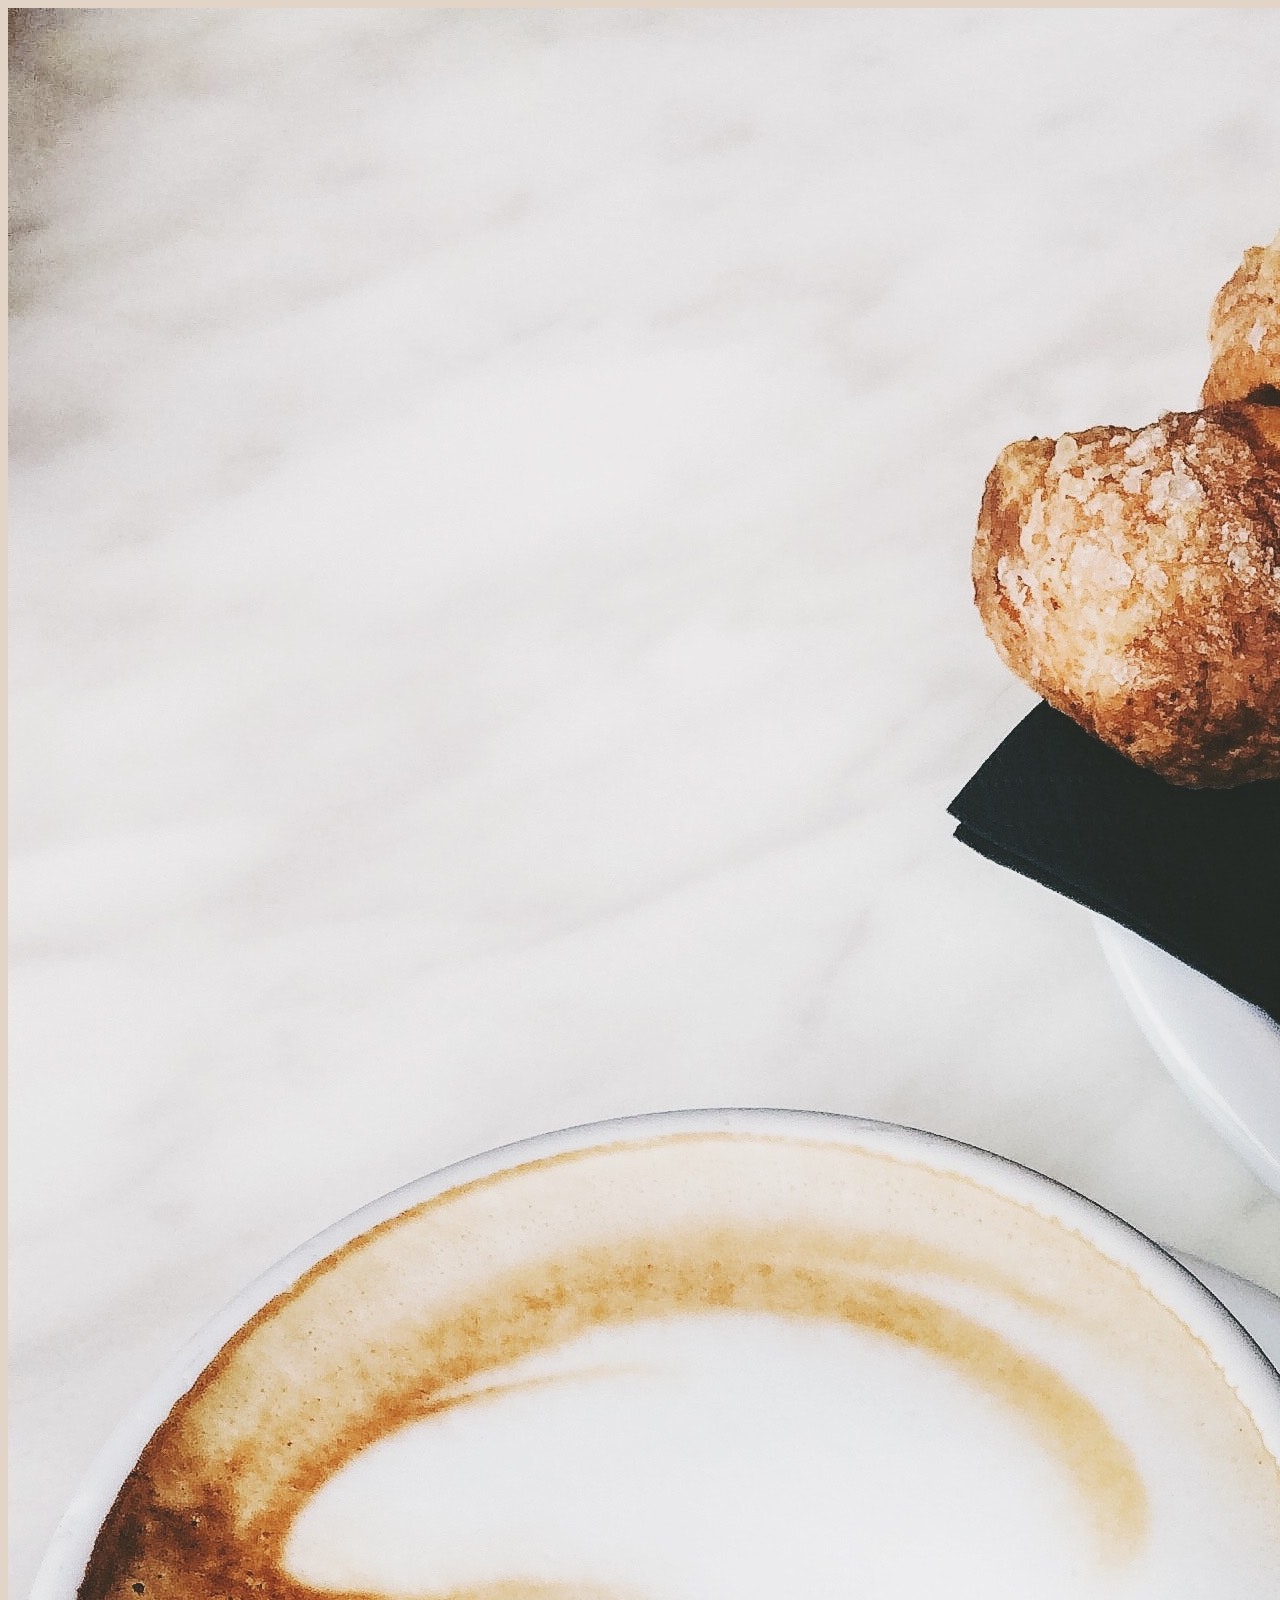
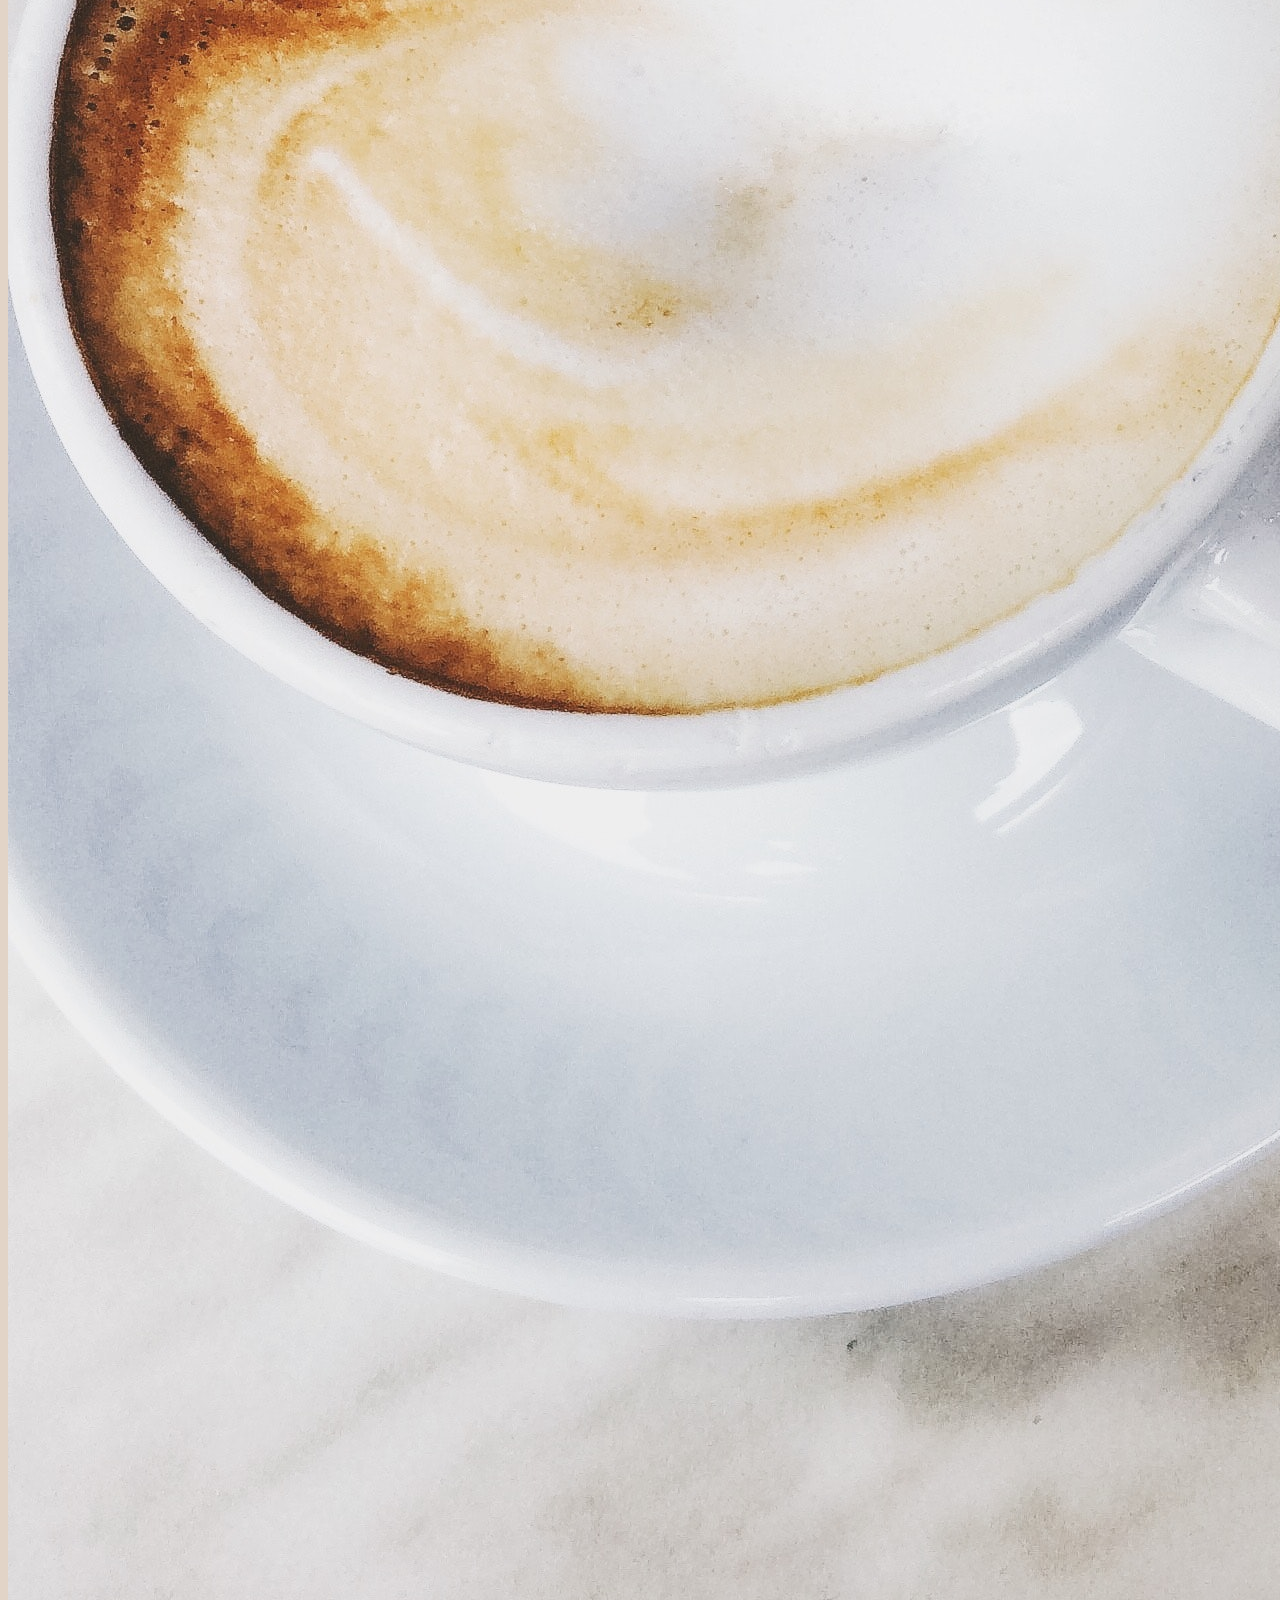
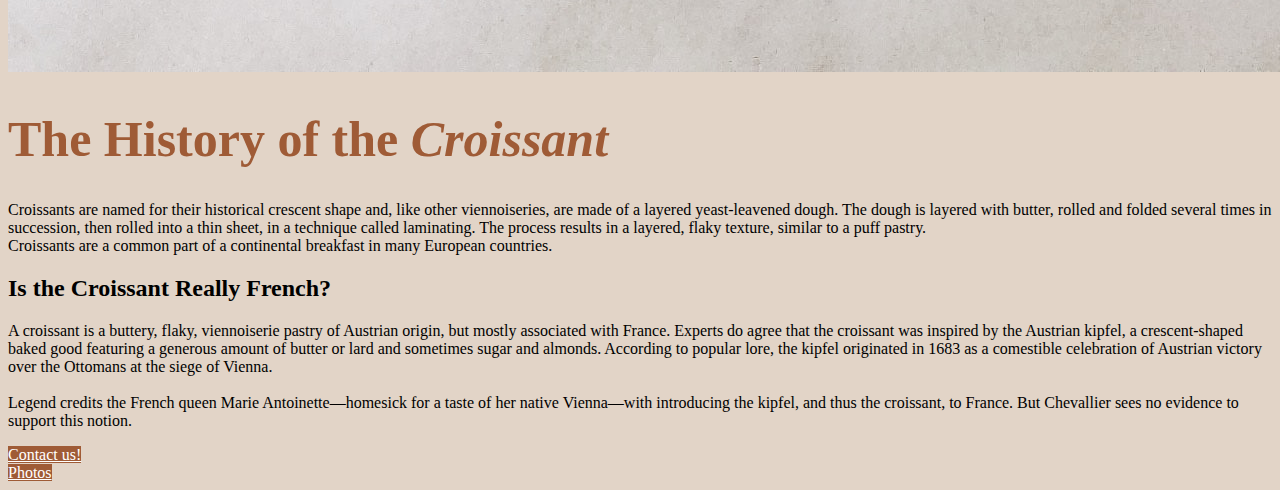
<file: index.html>
<!DOCTYPE html>
<html lang="en">
<head>
    <meta charset="UTF-8">
    <meta http-equiv="X-UA-Compatible" content="IE=edge">
    <meta name="viewport" content="width=device-width, initial-scale=1.0">
    <meta name="description" content="Find out the history of the croissant">
    <link href="https://cdn.jsdelivr.net/npm/bootstrap@5.1.3/dist/css/bootstrap.min.css" rel="stylesheet" integrity="sha384-1BmE4kWBq78iYhFldvKuhfTAU6auU8tT94WrHftjDbrCEXSU1oBoqyl2QvZ6jIW3" crossorigin="anonymous">
    <link rel="stylesheet" href="css/format-style.css">
    <title>Croissant - Homepage</title>
</head>
<body>
    
<div class="container">
<div class="row">
    <div class="col-6">
        <img src="/css/pexels-oleg-magni-890429.jpg" alt="croissant" class="img-fluid rounded">
    </div>
    <div class="col-6">
        <h1>The History of the <em>Croissant</em> </h1>
        
        <p>
            Croissants are named for their historical crescent shape and, like other viennoiseries, are made of a layered yeast-leavened dough. The dough is layered with butter, rolled and folded several times in succession, then rolled into a thin sheet, in a technique called laminating. The process results in a layered, flaky texture, similar to a puff pastry.
            <br>
            Croissants are a common part of a continental breakfast in many European countries.
        </p>
        <h2>
            Is the Croissant Really French?
        </h2>
        <p>
            A croissant is a buttery, flaky, viennoiserie pastry of Austrian origin, but mostly associated with France.
            Experts do agree that the croissant was inspired by the Austrian kipfel, a crescent-shaped baked good featuring a generous amount of butter or lard and sometimes sugar and almonds. According to popular lore, the kipfel originated in 1683 as a comestible celebration of Austrian victory over the Ottomans at the siege of Vienna. 
            <br>
            <br>
            Legend credits the French queen Marie Antoinette—homesick for a taste of her native Vienna—with introducing the kipfel, and thus the croissant, to France. But Chevallier sees no evidence to support this notion.
        </p>
        <a href="/contact.html" class="btn">Contact us!</a>
        <br>
        <a href="/photo.html" class="btn">Photos</a>
    </div>
</div>
</div>
</body>
</html>
</file>
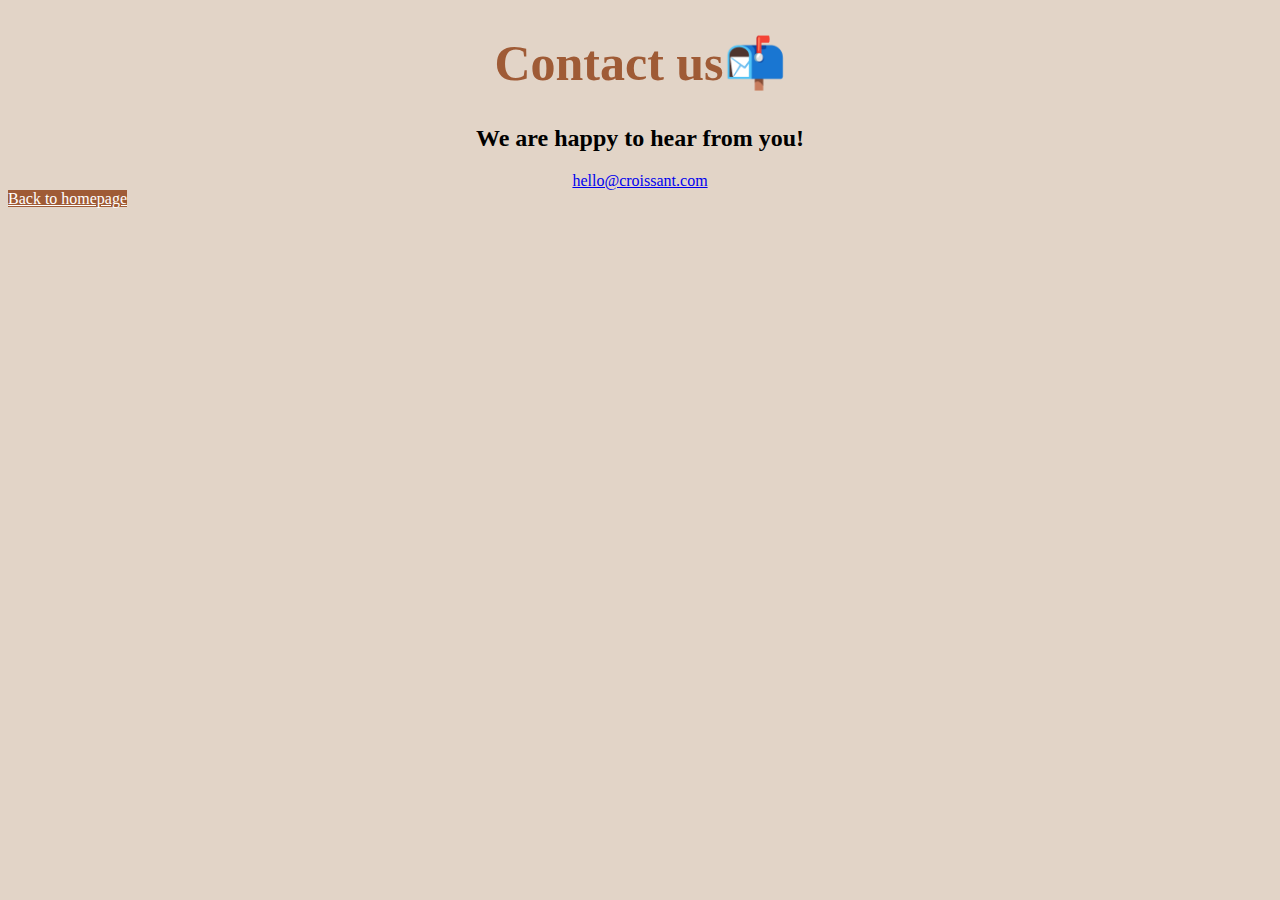
<file: contact.html>
<!DOCTYPE html>
<html lang="en">
<head>
    <meta charset="UTF-8">
    <meta http-equiv="X-UA-Compatible" content="IE=edge">
    <meta name="viewport" content="width=device-width, initial-scale=1.0">
    <link href="https://cdn.jsdelivr.net/npm/bootstrap@5.1.3/dist/css/bootstrap.min.css" rel="stylesheet" integrity="sha384-1BmE4kWBq78iYhFldvKuhfTAU6auU8tT94WrHftjDbrCEXSU1oBoqyl2QvZ6jIW3" crossorigin="anonymous">
    <link rel="stylesheet" href="css/format-style.css">
    <title>Contact us - Croissant</title>
</head>
<body>
    <div class="container">
    <h1 class="title-center">Contact us📬 </h1>
    <h2 class="title-center">We are happy to hear from you!</h2>
    <div class="title-center"><a href="mailto:hello@croissant.com">hello@croissant.com</a></div>
    <a href="/" class="btn">Back to homepage</a>
</div>
</body>

</html>
</file>
<file: css/format-style.css>
body{
    background: #E2D4C7;
}

h1 {
    color: #9F5B36;
    font-size: 50px;
    font-weight: bold;
}

.btn {
    background-color: #9F5B36;
    color: white;
    margin-top: 10px;
}

.title-center {
    text-align: center;
}
</file>
